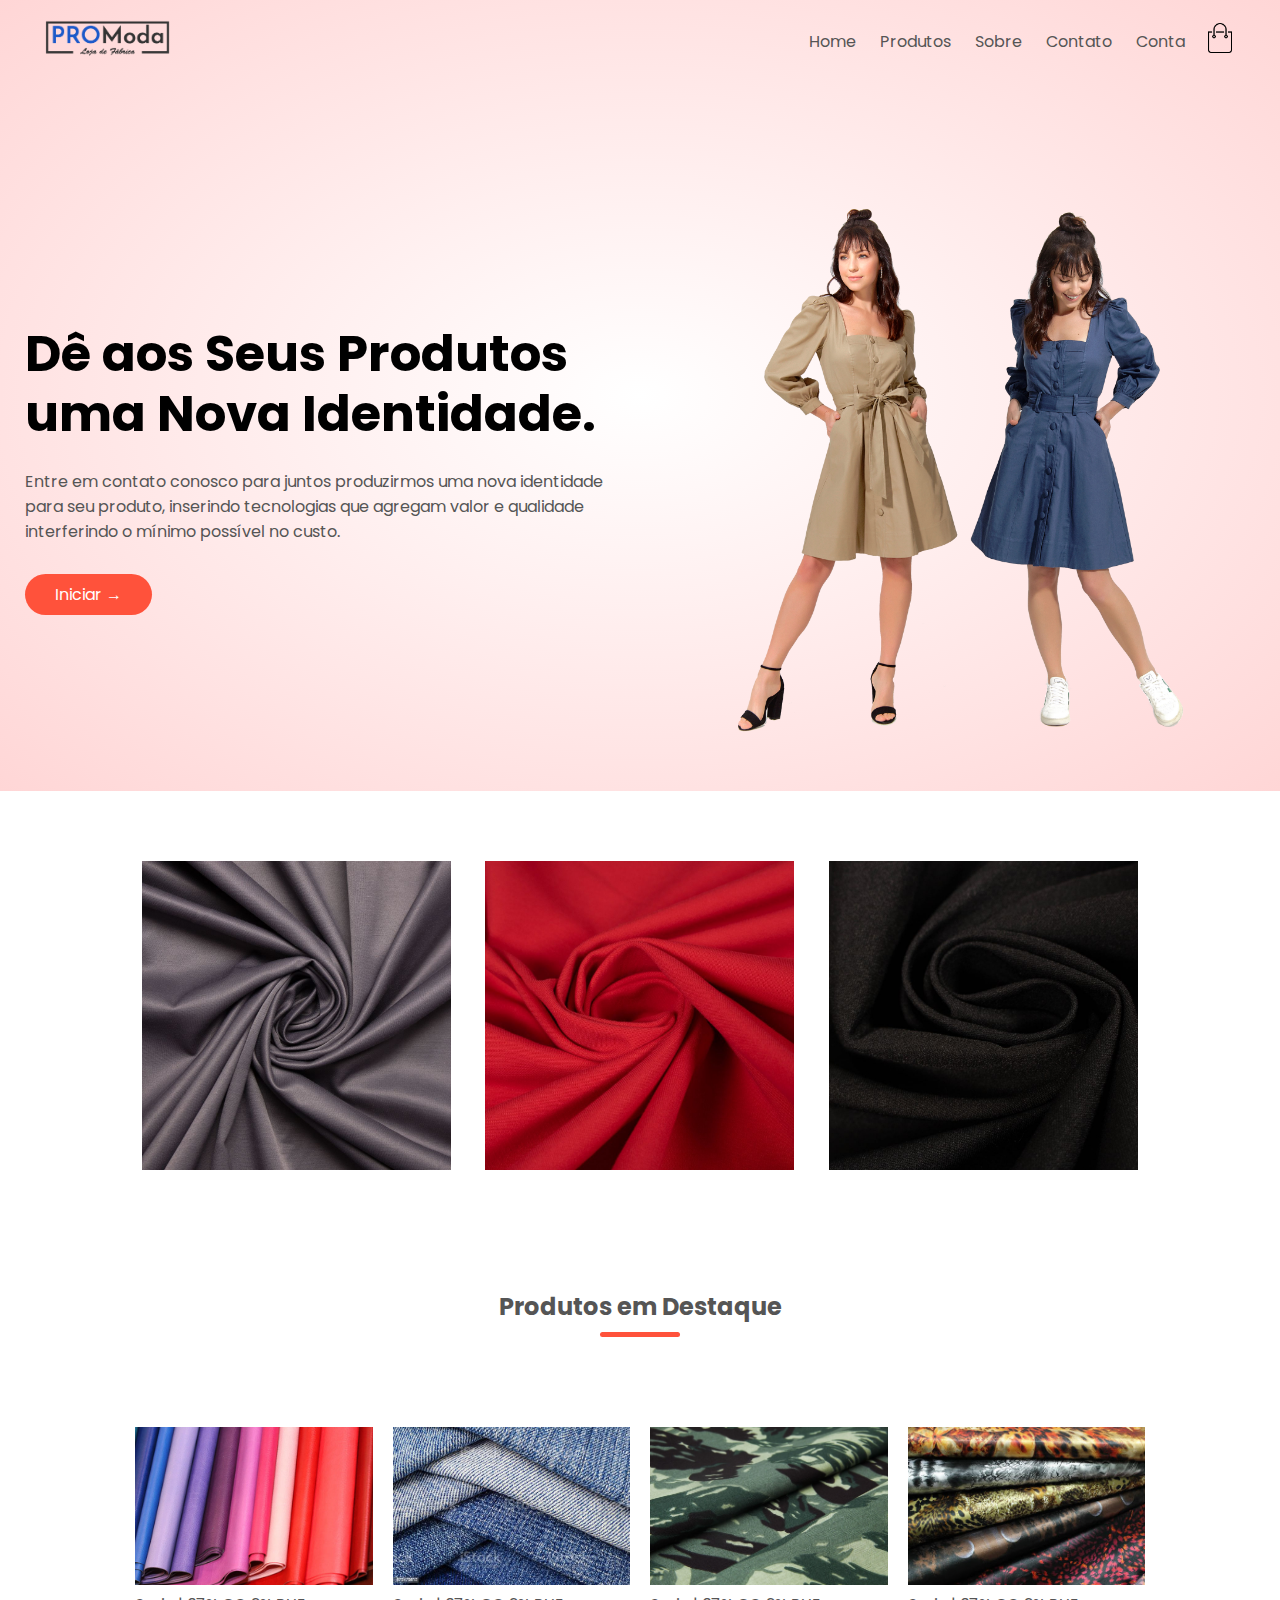
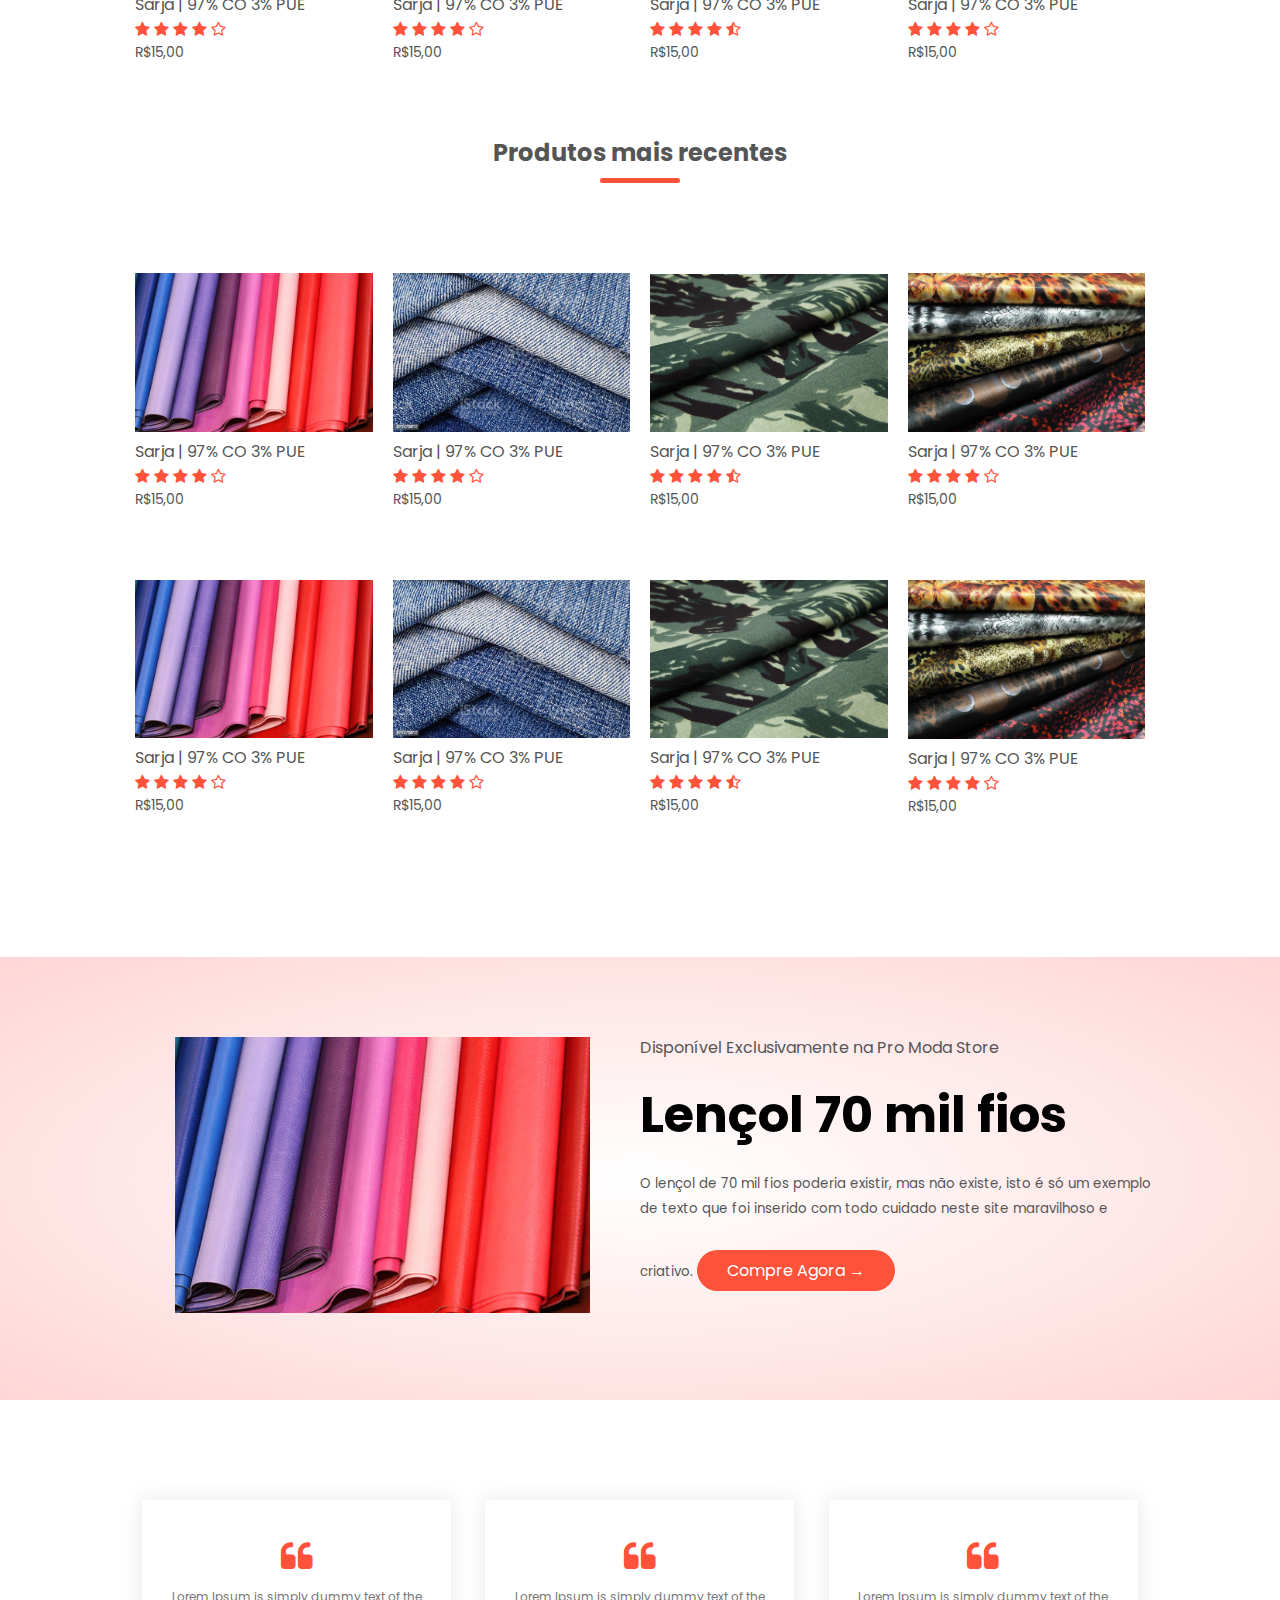
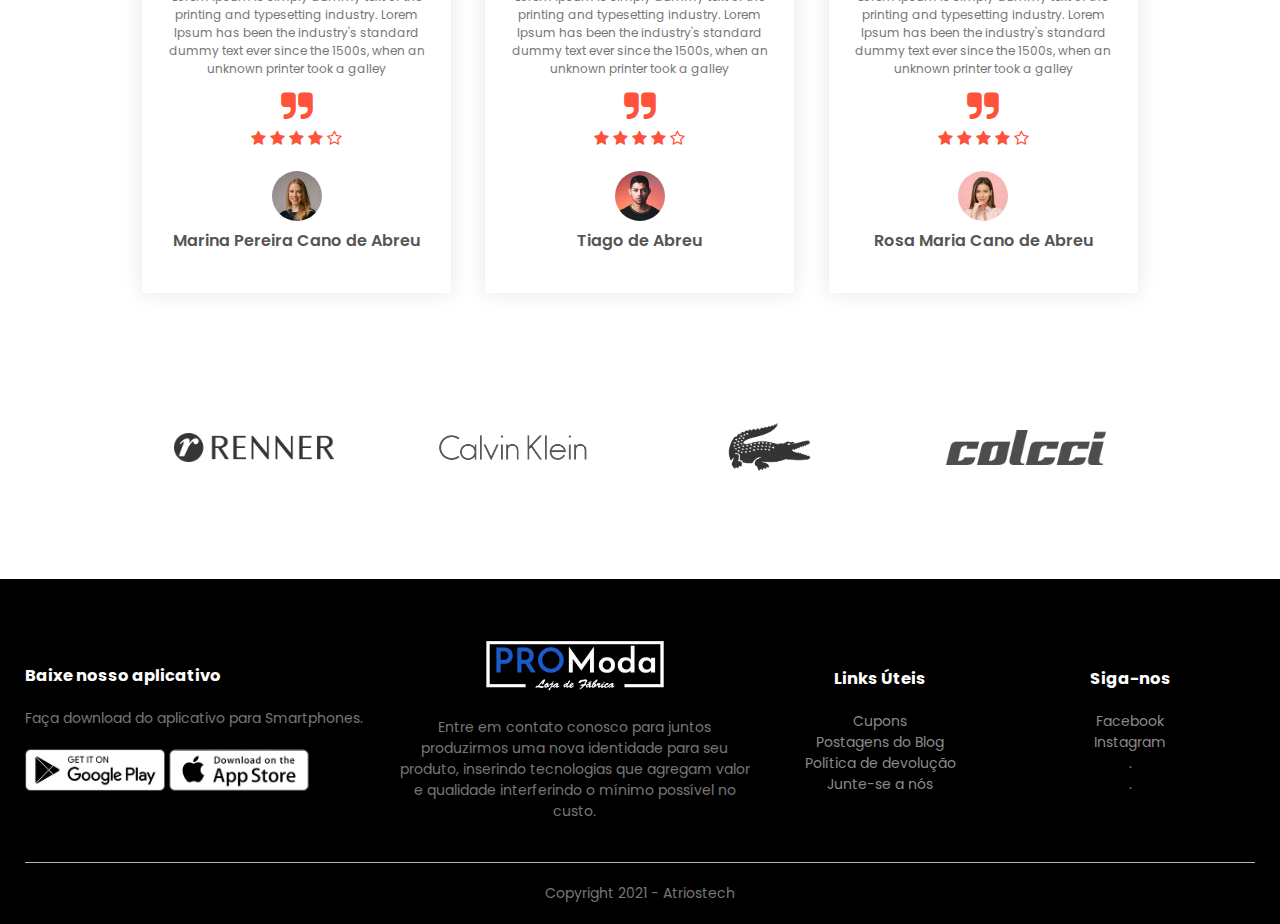
<file: index.html>
<!DOCTYPE html>
<html lang="en">
<head>
    <meta charset="UTF-8">
    <meta http-equiv="X-UA-Compatible" content="IE=edge">
    <meta name="viewport" content="width=device-width, initial-scale=1.0">
    <title>Pro Moda Store</title>
    <link rel="stylesheet" href="style.css">
    <link rel="preconnect" href="https://fonts.gstatic.com">
    <link href="https://fonts.googleapis.com/css2?family=Poppins:wght@200;300;400;500;600;700&display=swap" rel="stylesheet">
    <link rel="stylesheet" href="https://stackpath.bootstrapcdn.com/font-awesome/4.7.0/css/font-awesome.min.css">
</head>
<body>
    <div class="header">
        <div class="container">
            <div class="navbar">
                <div class="logo">
                    <a href="index.html"><img src="images/logoProModaLojaFabrica.png" width="125px"  alt="ProModaStore"></a>
                </div>
                <nav>
                    <ul id="MenuItems">
                        <li><a href="index.html">Home</a></li>
                        <li><a href="products.html">Produtos</a></li>
                        <li><a href="">Sobre</a></li>
                        <li><a href="">Contato</a></li>
                        <li><a href="account.html">Conta</a></li>
                    </ul>
                </nav>
                <a href="cart.html"><img src="images/cart.png" width="30px" height="30px" alt="Carrinho"></a>
                <img src="images/menu.png"class="menu-icon" onclick="menutoggle()">
            </div>
            <div class="row">
                <div class="col-2">
                    <h1>Dê aos Seus Produtos<br>uma Nova Identidade.</h1>
                    <p>
                        Entre em contato conosco para juntos produzirmos uma nova identidade para seu produto, inserindo tecnologias que agregam valor e qualidade <br>interferindo o mínimo possível no custo.
                    </p>
                    <a href="" class="btn">Iniciar &#8594;</a>
                </div>
                <div class="col-2">
                    <img src="images/image1ok.png" alt="">
                </div>
            </div>
        </div>
    </div>

<!----- FEATURED CATEGORIES (CATEGORIAS EM DESTAUE) -------->

    <div class="categories">
        <div class="small-container">
            <div class="row">
                <div class="col-3">
                    <img src="images/sarja001.jpg" alt="Sarja Neto-line Cinza">
                </div>
                <div class="col-3">
                    <img src="images/sarja002.jpg" alt="Sarja Neto-line Vermelha">
                </div>
                <div class="col-3">
                    <img src="images/sarja003.jpg" alt="Sarja Neto-line Preta">
                </div>
            </div>
        </div>
    </div>

<!----- FEATURED PRODUCTS (PRODUTOS EM DESTAUE) -------->

    <div class="small-container">
        <h2 class="title">Produtos em Destaque</h2>
        <div class="row">
            <div class="col-4">
                <a href="product_details.html"><img src="images/sarja004.jpg" al.t=""></a>
                <a href="product_details.html"><h4>Sarja | 97% CO 3% PUE</h4></a>
                <div class="rating">
                    <i class="fa fa-star"></i>
                    <i class="fa fa-star"></i>
                    <i class="fa fa-star"></i>
                    <i class="fa fa-star"></i>
                    <i class="fa fa-star-o"></i>
                </div>
                <p>R$15,00</p>
            </div>
            <div class="col-4">
                <img src="images/sarja005.jpg" alt="">
                <h4>Sarja | 97% CO 3% PUE</h4>
                <div class="rating">
                    <i class="fa fa-star"></i>
                    <i class="fa fa-star"></i>
                    <i class="fa fa-star"></i>
                    <i class="fa fa-star"></i>
                    <i class="fa fa-star-o"></i>
                </div>
                <p>R$15,00</p>
            </div>
            <div class="col-4">
                <a href="product_details.html"><img src="images/sarja006.jpg" alt=""></a>
                <h4>Sarja | 97% CO 3% PUE</h4>
                <div class="rating">
                    <i class="fa fa-star"></i>
                    <i class="fa fa-star"></i>
                    <i class="fa fa-star"></i>
                    <i class="fa fa-star"></i>
                    <i class="fa fa-star-half-o"></i>
                </div>
                <p>R$15,00</p>
            </div>
            <div class="col-4">
                <img src="images/sarja007.jpg" alt="">
                <h4>Sarja | 97% CO 3% PUE</h4>
                <div class="rating">
                    <i class="fa fa-star"></i>
                    <i class="fa fa-star"></i>
                    <i class="fa fa-star"></i>
                    <i class="fa fa-star"></i>
                    <i class="fa fa-star-o"></i>
                </div>
                <p>R$15,00</p>
            </div>
        </div>
        <h2 class="title">Produtos mais recentes</h2>
        <div class="row">
            <div class="col-4">
                <img src="images/sarja004.jpg" alt="">
                <h4>Sarja | 97% CO 3% PUE</h4>
                <div class="rating">
                    <i class="fa fa-star"></i>
                    <i class="fa fa-star"></i>
                    <i class="fa fa-star"></i>
                    <i class="fa fa-star"></i>
                    <i class="fa fa-star-o"></i>
                </div>
                <p>R$15,00</p>
            </div>
            <div class="col-4">
                <img src="images/sarja005.jpg" alt="">
                <h4>Sarja | 97% CO 3% PUE</h4>
                <div class="rating">
                    <i class="fa fa-star"></i>
                    <i class="fa fa-star"></i>
                    <i class="fa fa-star"></i>
                    <i class="fa fa-star"></i>
                    <i class="fa fa-star-o"></i>
                </div>
                <p>R$15,00</p>
            </div>
            <div class="col-4">
                <img src="images/sarja006.jpg" alt="">
                <h4>Sarja | 97% CO 3% PUE</h4>
                <div class="rating">
                    <i class="fa fa-star"></i>
                    <i class="fa fa-star"></i>
                    <i class="fa fa-star"></i>
                    <i class="fa fa-star"></i>
                    <i class="fa fa-star-half-o"></i>
                </div>
                <p>R$15,00</p>
            </div>
            <div class="col-4">
                <img src="images/sarja007.jpg" alt="">
                <h4>Sarja | 97% CO 3% PUE</h4>
                <div class="rating">
                    <i class="fa fa-star"></i>
                    <i class="fa fa-star"></i>
                    <i class="fa fa-star"></i>
                    <i class="fa fa-star"></i>
                    <i class="fa fa-star-o"></i>
                </div>
                <p>R$15,00</p>
            </div>
        </div>
        <div class="row">
            <div class="col-4">
                <img src="images/sarja004.jpg" alt="">
                <h4>Sarja | 97% CO 3% PUE</h4>
                <div class="rating">
                    <i class="fa fa-star"></i>
                    <i class="fa fa-star"></i>
                    <i class="fa fa-star"></i>
                    <i class="fa fa-star"></i>
                    <i class="fa fa-star-o"></i>
                </div>
                <p>R$15,00</p>
            </div>
            <div class="col-4">
                <img src="images/sarja005.jpg" alt="">
                <h4>Sarja | 97% CO 3% PUE</h4>
                <div class="rating">
                    <i class="fa fa-star"></i>
                    <i class="fa fa-star"></i>
                    <i class="fa fa-star"></i>
                    <i class="fa fa-star"></i>
                    <i class="fa fa-star-o"></i>
                </div>
                <p>R$15,00</p>
            </div>
            <div class="col-4">
                <img src="images/sarja006.jpg" alt="">
                <h4>Sarja | 97% CO 3% PUE</h4>
                <div class="rating">
                    <i class="fa fa-star"></i>
                    <i class="fa fa-star"></i>
                    <i class="fa fa-star"></i>
                    <i class="fa fa-star"></i>
                    <i class="fa fa-star-half-o"></i>
                </div>
                <p>R$15,00</p>
            </div>
            <div class="col-4">
                <img src="images/sarja007.jpg" alt="">
                <h4>Sarja | 97% CO 3% PUE</h4>
                <div class="rating">
                    <i class="fa fa-star"></i>
                    <i class="fa fa-star"></i>
                    <i class="fa fa-star"></i>
                    <i class="fa fa-star"></i>
                    <i class="fa fa-star-o"></i>
                </div>
                <p>R$15,00</p>
            </div>
        </div>
    </div>

<!------ OFFER ------->

    <div class="offer">
        <div class="small-container">
            <div class="row">
                <div class="col-2">
                    <img src="images/sarja004.jpg" class="offer-img"alt="">
                </div>
                <div class="col-2">
                    <p>Disponível Exclusivamente na Pro Moda Store</p>
                    <h1>Lençol 70 mil fios</h1>
                    <small>
                        O lençol de 70 mil fios poderia existir, mas não existe, isto é só um exemplo de texto que foi inserido com todo cuidado neste site maravilhoso e criativo.
                    </small>
                    <a href="" class="btn">Compre Agora &#8594;</a>
                </div>
            </div>
        </div>
    </div>

<!------ TESTIMONIAL ------->

    <div class="testimonial">
        <div class="small-container">
            <div class="row">
                <div class="col-3">
                    <i class="fa fa-quote-left"></i>
                   <p>
                    Lorem Ipsum is simply dummy text of the printing and typesetting industry. Lorem Ipsum has been the industry's standard dummy text ever since the 1500s, when an unknown printer took a galley
                   </p>
                   <i class="fa fa-quote-right"></i>
                   <div class="rating">
                        <i class="fa fa-star"></i>
                        <i class="fa fa-star"></i>
                        <i class="fa fa-star"></i>
                        <i class="fa fa-star"></i>
                        <i class="fa fa-star-o"></i>
                    </div>
                    <img src="images/user-1.png" alt="">
                    <h3>Marina Pereira Cano de Abreu</h3> 
                </div>
                <div class="col-3">
                    <i class="fa fa-quote-left"></i>
                   <p>
                    Lorem Ipsum is simply dummy text of the printing and typesetting industry. Lorem Ipsum has been the industry's standard dummy text ever since the 1500s, when an unknown printer took a galley
                   </p>
                   <i class="fa fa-quote-right"></i>
                   <div class="rating">
                        <i class="fa fa-star"></i>
                        <i class="fa fa-star"></i>
                        <i class="fa fa-star"></i>
                        <i class="fa fa-star"></i>
                        <i class="fa fa-star-o"></i>
                    </div>
                    <img src="images/user-2.png" alt="">
                    <h3>Tiago de Abreu</h3> 
                </div>
                <div class="col-3">
                    <i class="fa fa-quote-left"></i>
                   <p>
                    Lorem Ipsum is simply dummy text of the printing and typesetting industry. Lorem Ipsum has been the industry's standard dummy text ever since the 1500s, when an unknown printer took a galley
                   </p>
                   <i class="fa fa-quote-right"></i>
                   <div class="rating">
                        <i class="fa fa-star"></i>
                        <i class="fa fa-star"></i>
                        <i class="fa fa-star"></i>
                        <i class="fa fa-star"></i>
                        <i class="fa fa-star-o"></i>
                    </div>
                    <img src="images/user-3.png" alt="">
                    <h3>Rosa Maria Cano de Abreu</h3> 
                </div>
            </div>
        </div>
    </div>

<!------ BRANDS ------->

    <div class="brands">
        <div class="small-container">
            <div class="row">
                <div class="col-5">
                    <img src="images/renner-logo-5.png" alt="Renner">
                </div>
                <div class="col-5">
                    <img src="images/calvin-klein-logo-6.png" alt="Calvin Klein">
                </div>
                <div class="col-5">
                    <img src="images/lacoste-logo.png" alt="Lacoste">
                </div>
                <div class="col-5">
                    <img src="images/colcci-logo-4.png" alt="Colcci">
                </div>
            </div>
        </div>
    </div>

<!------ FOOTER ------->

    <div class="footer">
        <div class="container">
            <div class="row">
                <div class="footer-col-1">
                   <h3>Baixe nosso aplicativo</h3>
                   <p>Faça download do aplicativo para Smartphones.</p>
                   <div class="app-logo">
                       <img src="images/play-store.png" alt="PlayStore">
                       <img src="images/app-store.png" alt="AppStore">
                   </div>
                </div>
                <div class="footer-col-2">
                    <img src="images/logoProModaLojaFabricaWhite.png" alt="">
                    <p>Entre em contato conosco para juntos produzirmos uma nova identidade para seu produto, inserindo tecnologias que agregam valor e qualidade interferindo o mínimo possível no custo.</p>
                 </div>
                 <div class="footer-col-3">
                    <h3>Links Úteis</h3>
                    <ul>
                        <li>Cupons</li>
                        <li>Postagens do Blog</li>
                        <li>Política de devolução</li>
                        <li>Junte-se a nós</li>
                    </ul>
                 </div>
                 <div class="footer-col-4">
                    <h3>Siga-nos</h3>
                    <ul>
                        <li>Facebook</li>
                        <li>Instagram</li>
                        <li>.</li>
                        <li>.</li>
                    </ul>
                 </div>
            </div>
            <hr>
            <p class="copyright">Copyright 2021 - Atriostech</p>
        </div>
    </div>

<!------ JS FOR TOGGLE MENU ------->

    <script>
        var MenuItems = document.getElementById("MenuItems");

        MenuItems.style.maxHeight = "0px";

        function menutoggle() {
            if (MenuItems.style.maxHeight == "0px") {
                MenuItems.style.maxHeight = "200px";
            }
            else{
                MenuItems.style.maxHeight = "0px";
            }
        }
    </script>
</body>
</html>
</file>
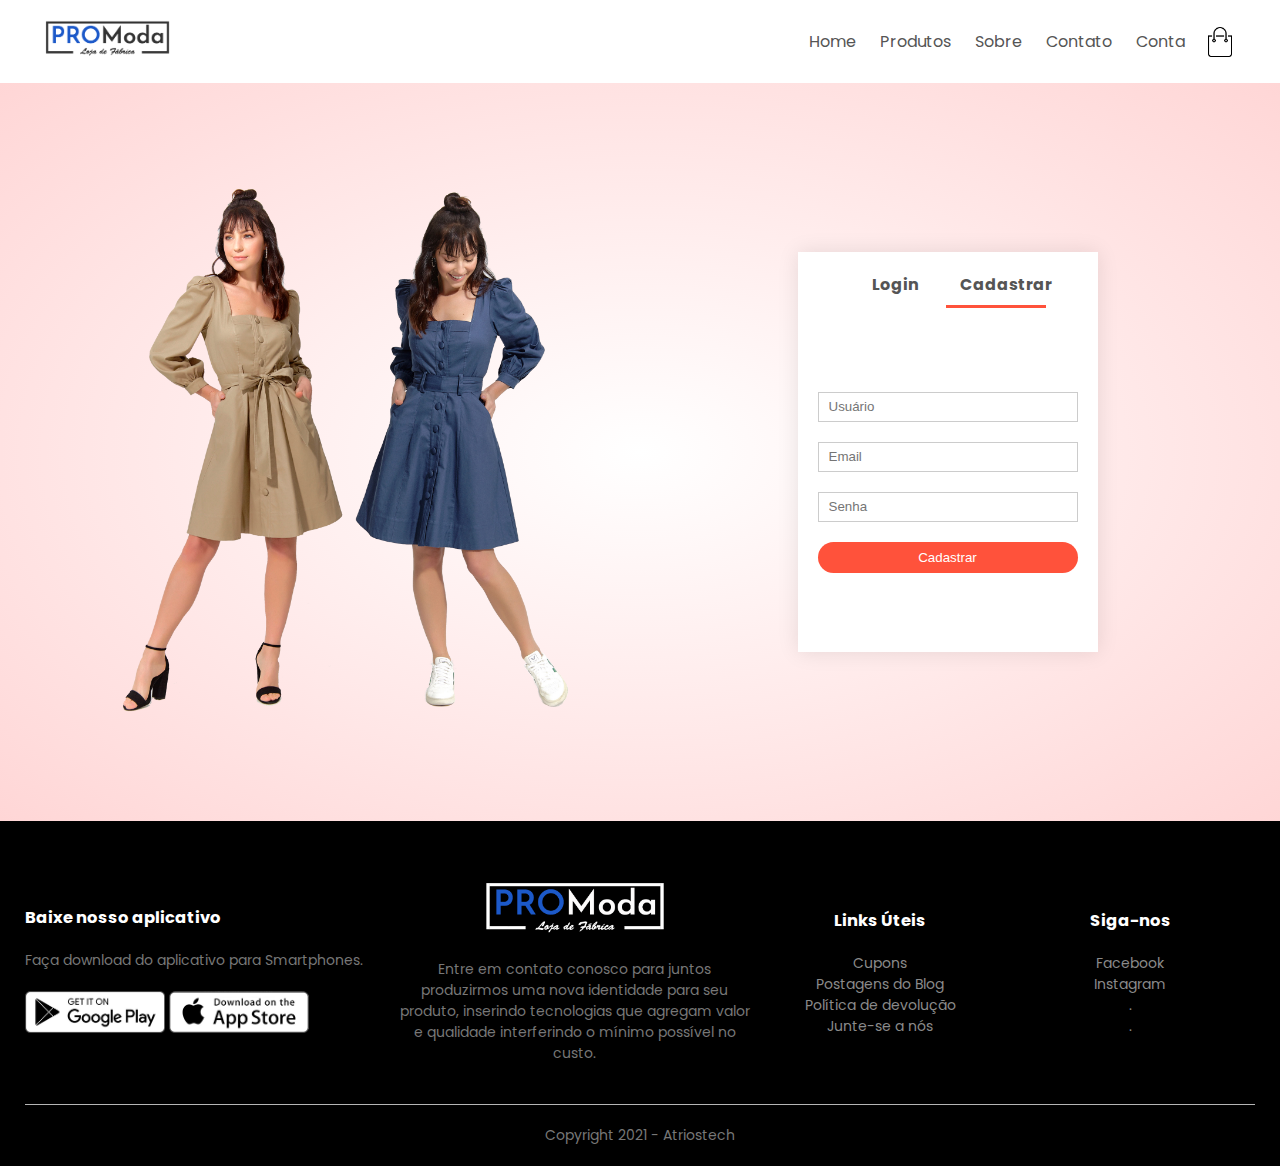
<file: account.html>
<!DOCTYPE html>
<html lang="en">
<head>
    <meta charset="UTF-8">
    <meta http-equiv="X-UA-Compatible" content="IE=edge">
    <meta name="viewport" content="width=device-width, initial-scale=1.0">
    <title>Produtos - Pro Moda Store</title>
    <link rel="stylesheet" href="style.css">
    <link rel="preconnect" href="https://fonts.gstatic.com">
    <link href="https://fonts.googleapis.com/css2?family=Poppins:wght@200;300;400;500;600;700&display=swap" rel="stylesheet">
    <link rel="stylesheet" href="https://stackpath.bootstrapcdn.com/font-awesome/4.7.0/css/font-awesome.min.css">
</head>
<body>
   
    <div class="container">
        <div class="navbar">
            <div class="logo">
                <img src="images/logoProModaLojaFabrica.png" width="125px"  alt="ProModaStore">
            </div>
            <nav>
                <ul id="MenuItems">
                    <li><a href="">Home</a></li>
                    <li><a href="">Produtos</a></li>
                    <li><a href="">Sobre</a></li>
                    <li><a href="">Contato</a></li>
                    <li><a href="">Conta</a></li>
                </ul>
            </nav>
            <img src="images/cart.png" width="30px" height="30px" alt="Carrinho">
            <img src="images/menu.png"class="menu-icon" onclick="menutoggle()">
        </div>
    </div>

<!----- ACCOUNT -------->

    <div class="account-page">
        <div class="container">
            <div class="row">
                <div class="col-2">
                    <img src="images/image1ok.png" width="100%">
                </div>  
                <div class="col-2">
                    <div class="form-container">
                        <div class="form-btn">
                            <span onclick="login()">Login</span>
                            <span onclick="register()">Cadastrar</span>
                            <hr id="Indicator">
                        </div>
                        <form id="LoginForm">
                            <input type="text" placeholder="Usuário">
                            <input type="password" placeholder="Senha">
                            <button type="submit" class="btn">Entrar</button>
                            <a href="">Esqueci a Senha</a>
                        </form>
                        <form id="RegForm">
                            <input type="text" placeholder="Usuário">
                            <input type="email" placeholder="Email">
                            <input type="password" placeholder="Senha">
                            <button type="submit" class="btn">Cadastrar</button>
                        </form>
                    </div>
                </div>  
            </div>
        </div>
    </div>

<!------ FOOTER ------->

    <div class="footer">
        <div class="container">
            <div class="row">
                <div class="footer-col-1">
                   <h3>Baixe nosso aplicativo</h3>
                   <p>Faça download do aplicativo para Smartphones.</p>
                   <div class="app-logo">
                       <img src="images/play-store.png" alt="PlayStore">
                       <img src="images/app-store.png" alt="AppStore">
                   </div>
                </div>
                <div class="footer-col-2">
                    <img src="images/logoProModaLojaFabricaWhite.png" alt="">
                    <p>Entre em contato conosco para juntos produzirmos uma nova identidade para seu produto, inserindo tecnologias que agregam valor e qualidade interferindo o mínimo possível no custo.</p>
                 </div>
                 <div class="footer-col-3">
                    <h3>Links Úteis</h3>
                    <ul>
                        <li>Cupons</li>
                        <li>Postagens do Blog</li>
                        <li>Política de devolução</li>
                        <li>Junte-se a nós</li>
                    </ul>
                 </div>
                 <div class="footer-col-4">
                    <h3>Siga-nos</h3>
                    <ul>
                        <li>Facebook</li>
                        <li>Instagram</li>
                        <li>.</li>
                        <li>.</li>
                    </ul>
                 </div>
            </div>
            <hr>
            <p class="copyright">Copyright 2021 - Atriostech</p>
        </div>
    </div>

<!------ JS FOR TOGGLE MENU ------->

    <script>
        
        var MenuItems = document.getElementById("MenuItems");

        MenuItems.style.maxHeight = "0px";

        function menutoggle() {
            if (MenuItems.style.maxHeight == "0px") {
                MenuItems.style.maxHeight = "200px";
            }
            else{
                MenuItems.style.maxHeight = "0px";
            }
        }
    </script>

<!------ JS FOR ACCOUNT - TOGGLE FORM ------->

    <script>

        var LoginForm = document.getElementById("LoginForm");
        var RegForm = document.getElementById("RegForm");
        var Indicator = document.getElementById("Indicator");

        function register() {
            RegForm.style.transform = "translateX(0px)";
            LoginForm.style.transform = "translateX(0px)";
            Indicator.style.transform = "translateX(100px)";
        }

        function login() {
            RegForm.style.transform = "translateX(300px)";
            LoginForm.style.transform = "translateX(300px)";
            Indicator.style.transform = "translateX(0px)";
        }

    </script>

</body>
</html>
</file>
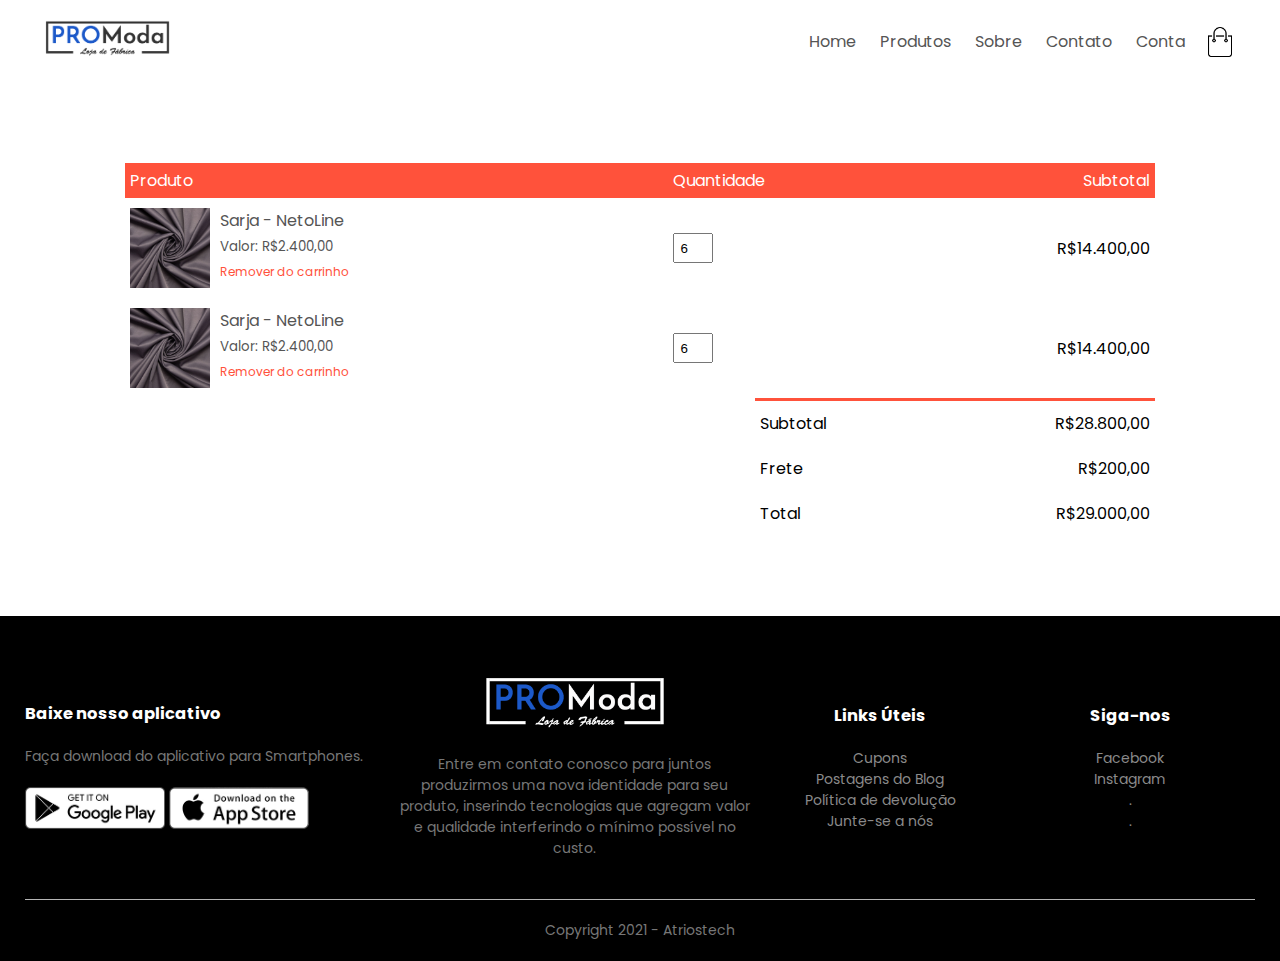
<file: cart.html>
<!DOCTYPE html>
<html lang="en">
<head>
    <meta charset="UTF-8">
    <meta http-equiv="X-UA-Compatible" content="IE=edge">
    <meta name="viewport" content="width=device-width, initial-scale=1.0">
    <title>Produtos - Pro Moda Store</title>
    <link rel="stylesheet" href="style.css">
    <link rel="preconnect" href="https://fonts.gstatic.com">
    <link href="https://fonts.googleapis.com/css2?family=Poppins:wght@200;300;400;500;600;700&display=swap" rel="stylesheet">
    <link rel="stylesheet" href="https://stackpath.bootstrapcdn.com/font-awesome/4.7.0/css/font-awesome.min.css">
</head>
<body>
   
    <div class="container">
        <div class="navbar">
            <div class="logo">
                <img src="images/logoProModaLojaFabrica.png" width="125px"  alt="ProModaStore">
            </div>
            <nav>
                <ul id="MenuItems">
                    <li><a href="">Home</a></li>
                    <li><a href="">Produtos</a></li>
                    <li><a href="">Sobre</a></li>
                    <li><a href="">Contato</a></li>
                    <li><a href="">Conta</a></li>
                </ul>
            </nav>
            <img src="images/cart.png" width="30px" height="30px" alt="Carrinho">
            <img src="images/menu.png"class="menu-icon" onclick="menutoggle()">
        </div>
    </div>

<!----- CART ITEMS DETAILS -------->

    <div class="small-container cart-page">
        <table>
            <tr>
               <th>Produto</th> 
               <th>Quantidade</th> 
               <th>Subtotal</th> 
            </tr>
            <tr>
                <td>
                    <div class="cart-info">
                        <img src="images/sarja001.jpg">
                        <div>
                            <p>Sarja - NetoLine</p>
                            <small>Valor: R$2.400,00</small>
                            <br>
                            <a href="">Remover do carrinho</a>
                        </div>
                    </div>
                </td>
                <td><input type="number" value="6"></td>
                <td>R$14.400,00</td>
            </tr>
            <tr>
                <td>
                    <div class="cart-info">
                        <img src="images/sarja001.jpg">
                        <div>
                            <p>Sarja - NetoLine</p>
                            <small>Valor: R$2.400,00</small>
                            <br>
                            <a href="">Remover do carrinho</a>
                        </div>
                    </div>
                </td>
                <td><input type="number" value="6"></td>
                <td>R$14.400,00</td>
            </tr>
        </table>

        <div class="total-price">
            <table>
                <tr>
                    <td>Subtotal</td>
                    <td>R$28.800,00</td>
                </tr>
                <tr>
                    <td>Frete</td>
                    <td>R$200,00</td>
                </tr>
                <tr>
                    <td>Total</td>
                    <td>R$29.000,00</td>
                </tr>
            </table>
        </div>
    </div>

<!------ FOOTER ------->

    <div class="footer">
        <div class="container">
            <div class="row">
                <div class="footer-col-1">
                   <h3>Baixe nosso aplicativo</h3>
                   <p>Faça download do aplicativo para Smartphones.</p>
                   <div class="app-logo">
                       <img src="images/play-store.png" alt="PlayStore">
                       <img src="images/app-store.png" alt="AppStore">
                   </div>
                </div>
                <div class="footer-col-2">
                    <img src="images/logoProModaLojaFabricaWhite.png" alt="">
                    <p>Entre em contato conosco para juntos produzirmos uma nova identidade para seu produto, inserindo tecnologias que agregam valor e qualidade interferindo o mínimo possível no custo.</p>
                 </div>
                 <div class="footer-col-3">
                    <h3>Links Úteis</h3>
                    <ul>
                        <li>Cupons</li>
                        <li>Postagens do Blog</li>
                        <li>Política de devolução</li>
                        <li>Junte-se a nós</li>
                    </ul>
                 </div>
                 <div class="footer-col-4">
                    <h3>Siga-nos</h3>
                    <ul>
                        <li>Facebook</li>
                        <li>Instagram</li>
                        <li>.</li>
                        <li>.</li>
                    </ul>
                 </div>
            </div>
            <hr>
            <p class="copyright">Copyright 2021 - Atriostech</p>
        </div>
    </div>

<!------ JS FOR TOGGLE MENU ------->

    <script>
        
        var MenuItems = document.getElementById("MenuItems");

        MenuItems.style.maxHeight = "0px";

        function menutoggle() {
            if (MenuItems.style.maxHeight == "0px") {
                MenuItems.style.maxHeight = "200px";
            }
            else{
                MenuItems.style.maxHeight = "0px";
            }
        }
    </script>
</body>
</html>
</file>
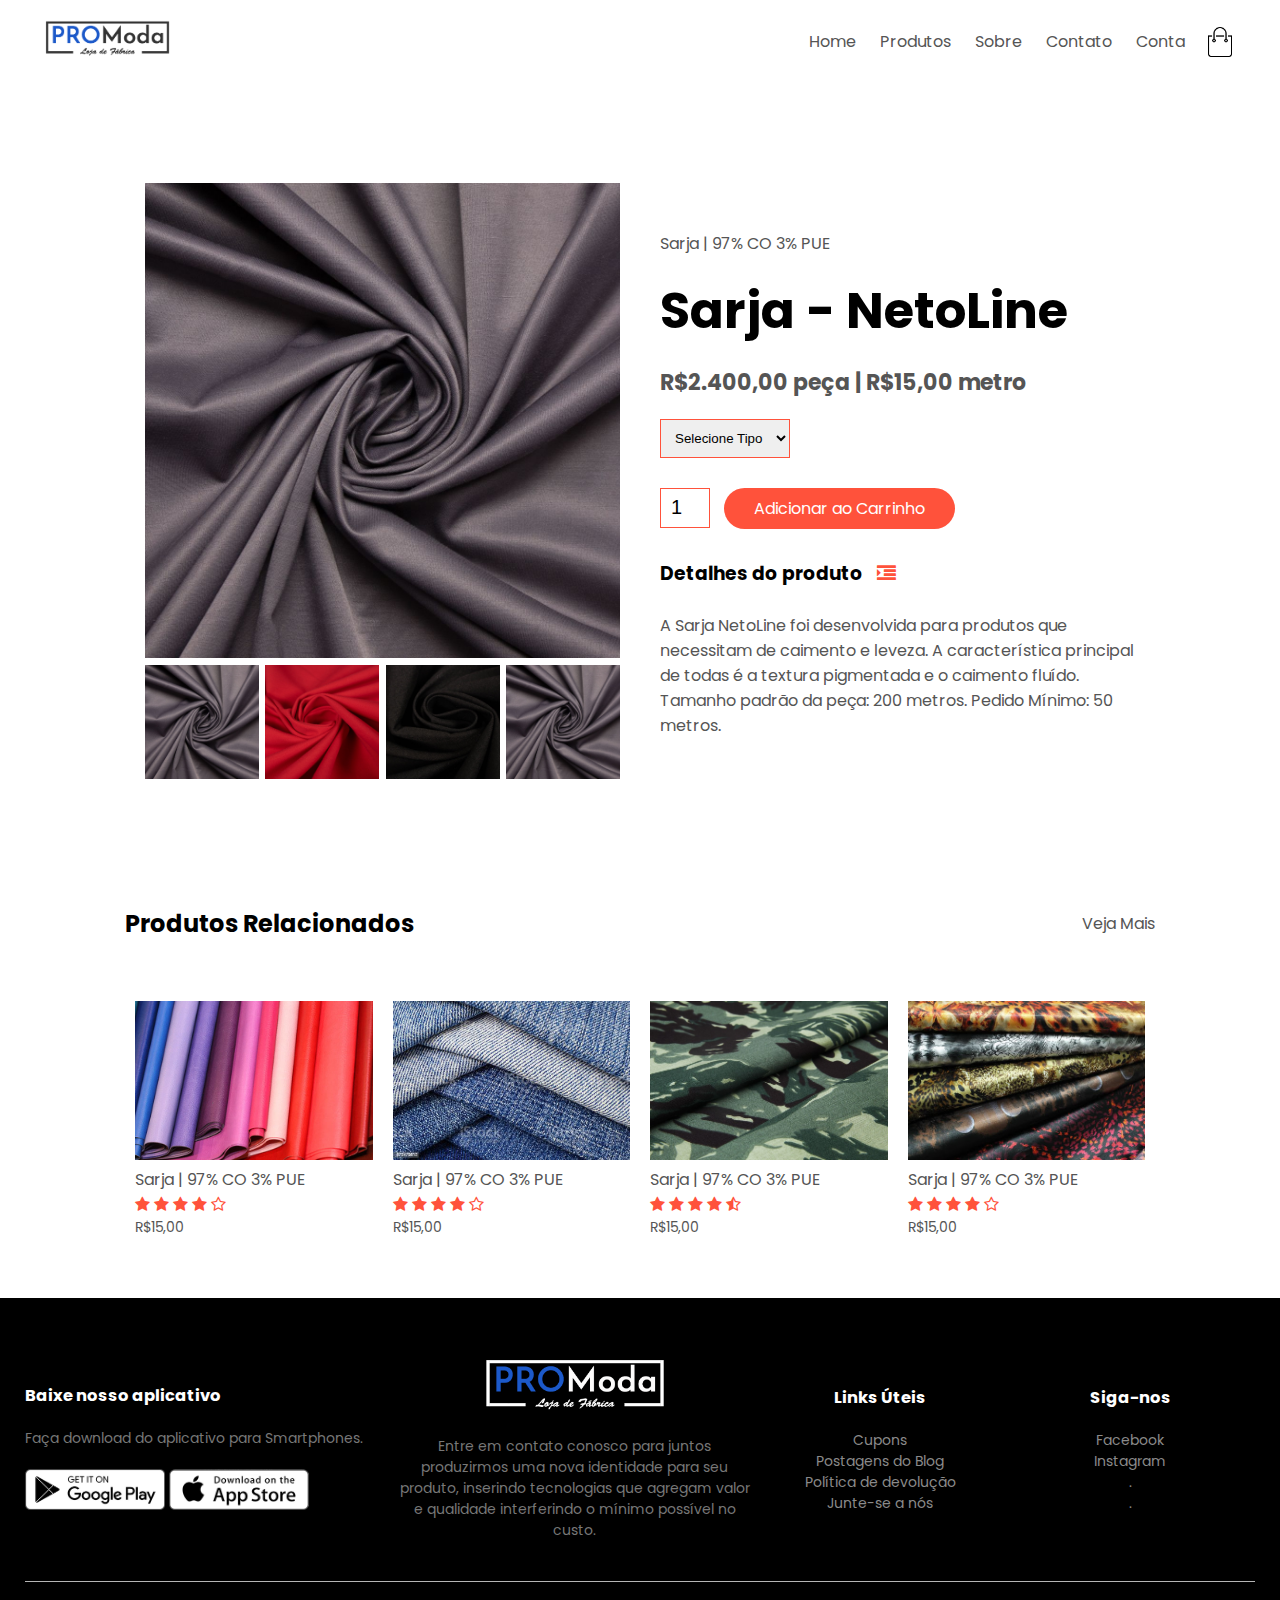
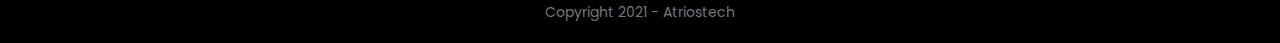
<file: product_details.html>
<!DOCTYPE html>
<html lang="en">
<head>
    <meta charset="UTF-8">
    <meta http-equiv="X-UA-Compatible" content="IE=edge">
    <meta name="viewport" content="width=device-width, initial-scale=1.0">
    <title>Produtos - Pro Moda Store</title>
    <link rel="stylesheet" href="style.css">
    <link rel="preconnect" href="https://fonts.gstatic.com">
    <link href="https://fonts.googleapis.com/css2?family=Poppins:wght@200;300;400;500;600;700&display=swap" rel="stylesheet">
    <link rel="stylesheet" href="https://stackpath.bootstrapcdn.com/font-awesome/4.7.0/css/font-awesome.min.css">
</head>
<body>
   
    <div class="container">
        <div class="navbar">
            <div class="logo">
                <img src="images/logoProModaLojaFabrica.png" width="125px"  alt="ProModaStore">
            </div>
            <nav>
                <ul id="MenuItems">
                    <li><a href="">Home</a></li>
                    <li><a href="">Produtos</a></li>
                    <li><a href="">Sobre</a></li>
                    <li><a href="">Contato</a></li>
                    <li><a href="">Conta</a></li>
                </ul>
            </nav>
            <img src="images/cart.png" width="30px" height="30px" alt="Carrinho">
            <img src="images/menu.png"class="menu-icon" onclick="menutoggle()">
        </div>
    </div>

<!----- SINGLE PRODUCT DETAILS -------->

    <div class="small-container single-product">
        <div class="row">
            <div class="col-2">
                <img src="images/sarja001.jpg" width="100%" alt="Sarja - NetoLine" id="ProductImg">
                <div class="small-img-row">
                    <div class="small-img-col">
                        <img src="images/sarja001.jpg" width="100%" alt="Sarja - NetoLine" class="small-img">
                    </div>
                    <div class="small-img-col">
                        <img src="images/sarja002.jpg" width="100%" alt="Sarja - NetoLine" class="small-img">
                    </div>
                    <div class="small-img-col">
                        <img src="images/sarja003.jpg" width="100%" alt="Sarja - NetoLine" class="small-img">
                    </div>
                    <div class="small-img-col">
                        <img src="images/sarja001.jpg" width="100%" alt="Sarja - NetoLine" class="small-img">
                    </div>
                </div>
            </div>
            <div class="col-2">
                <p>Sarja | 97% CO 3% PUE</p>
                <h1>Sarja - NetoLine</h1>
                <h4>R$2.400,00 peça | R$15,00 metro</h4>
                <select>
                    <option>Selecione Tipo</option>
                    <option>Peças</option>
                    <option>Metros</option>
                </select>
                <input type="number" value="1">
                <a href="" class="btn">Adicionar ao Carrinho</a>

                <h3>Detalhes do produto <i class="fa fa-indent"></i></h3>
                <br>
                <p>A Sarja NetoLine foi desenvolvida para produtos que necessitam de caimento e leveza. 
                A característica principal de todas é a textura pigmentada e o caimento fluído. 
                Tamanho padrão da peça: 200 metros. Pedido Mínimo: 50 metros.
                </p>
            </div>
        </div>
    </div>

<!----- TITLE -------->    

    <div class="small-container">
        <div class="row row-2">
            <h2>Produtos Relacionados</h2>
            <p>Veja Mais</p>
        </div>
    </div>

<!----- PRODUCTS --------> 

    <div class="small-container">
        <div class="row">
            <div class="col-4">
                <img src="images/sarja004.jpg" alt="">
                <h4>Sarja | 97% CO 3% PUE</h4>
                <div class="rating">
                    <i class="fa fa-star"></i>
                    <i class="fa fa-star"></i>
                    <i class="fa fa-star"></i>
                    <i class="fa fa-star"></i>
                    <i class="fa fa-star-o"></i>
                </div>
                <p>R$15,00</p>
            </div>
            <div class="col-4">
                <img src="images/sarja005.jpg" alt="">
                <h4>Sarja | 97% CO 3% PUE</h4>
                <div class="rating">
                    <i class="fa fa-star"></i>
                    <i class="fa fa-star"></i>
                    <i class="fa fa-star"></i>
                    <i class="fa fa-star"></i>
                    <i class="fa fa-star-o"></i>
                </div>
                <p>R$15,00</p>
            </div>
            <div class="col-4">
                <img src="images/sarja006.jpg" alt="">
                <h4>Sarja | 97% CO 3% PUE</h4>
                <div class="rating">
                    <i class="fa fa-star"></i>
                    <i class="fa fa-star"></i>
                    <i class="fa fa-star"></i>
                    <i class="fa fa-star"></i>
                    <i class="fa fa-star-half-o"></i>
                </div>
                <p>R$15,00</p>
            </div>
            <div class="col-4">
                <img src="images/sarja007.jpg" alt="">
                <h4>Sarja | 97% CO 3% PUE</h4>
                <div class="rating">
                    <i class="fa fa-star"></i>
                    <i class="fa fa-star"></i>
                    <i class="fa fa-star"></i>
                    <i class="fa fa-star"></i>
                    <i class="fa fa-star-o"></i>
                </div>
                <p>R$15,00</p>
            </div>
        </div>
    </div>

<!------ FOOTER ------->

    <div class="footer">
        <div class="container">
            <div class="row">
                <div class="footer-col-1">
                   <h3>Baixe nosso aplicativo</h3>
                   <p>Faça download do aplicativo para Smartphones.</p>
                   <div class="app-logo">
                       <img src="images/play-store.png" alt="PlayStore">
                       <img src="images/app-store.png" alt="AppStore">
                   </div>
                </div>
                <div class="footer-col-2">
                    <img src="images/logoProModaLojaFabricaWhite.png" alt="">
                    <p>Entre em contato conosco para juntos produzirmos uma nova identidade para seu produto, inserindo tecnologias que agregam valor e qualidade interferindo o mínimo possível no custo.</p>
                 </div>
                 <div class="footer-col-3">
                    <h3>Links Úteis</h3>
                    <ul>
                        <li>Cupons</li>
                        <li>Postagens do Blog</li>
                        <li>Política de devolução</li>
                        <li>Junte-se a nós</li>
                    </ul>
                 </div>
                 <div class="footer-col-4">
                    <h3>Siga-nos</h3>
                    <ul>
                        <li>Facebook</li>
                        <li>Instagram</li>
                        <li>.</li>
                        <li>.</li>
                    </ul>
                 </div>
            </div>
            <hr>
            <p class="copyright">Copyright 2021 - Atriostech</p>
        </div>
    </div>

<!------ JS FOR TOGGLE MENU ------->

    <script>
        
        var MenuItems = document.getElementById("MenuItems");

        MenuItems.style.maxHeight = "0px";

        function menutoggle() {
            if (MenuItems.style.maxHeight == "0px") {
                MenuItems.style.maxHeight = "200px";
            }
            else{
                MenuItems.style.maxHeight = "0px";
            }
        }
    </script>

<!----- JS FOR PRODUCT GALLERY -------->
    <script>

        var ProductImg = document.getElementById("ProductImg");
        var SmallImg = document.getElementsByClassName("small-img");

        SmallImg[0].onclick = function() {
            ProductImg.src = SmallImg[0].src;
        }
        SmallImg[1].onclick = function() {
            ProductImg.src = SmallImg[1].src;
        }
        SmallImg[2].onclick = function() {
            ProductImg.src = SmallImg[2].src;
        }
        SmallImg[3].onclick = function() {
            ProductImg.src = SmallImg[3].src;
        }

    </script>
</body>
</html>
</file>
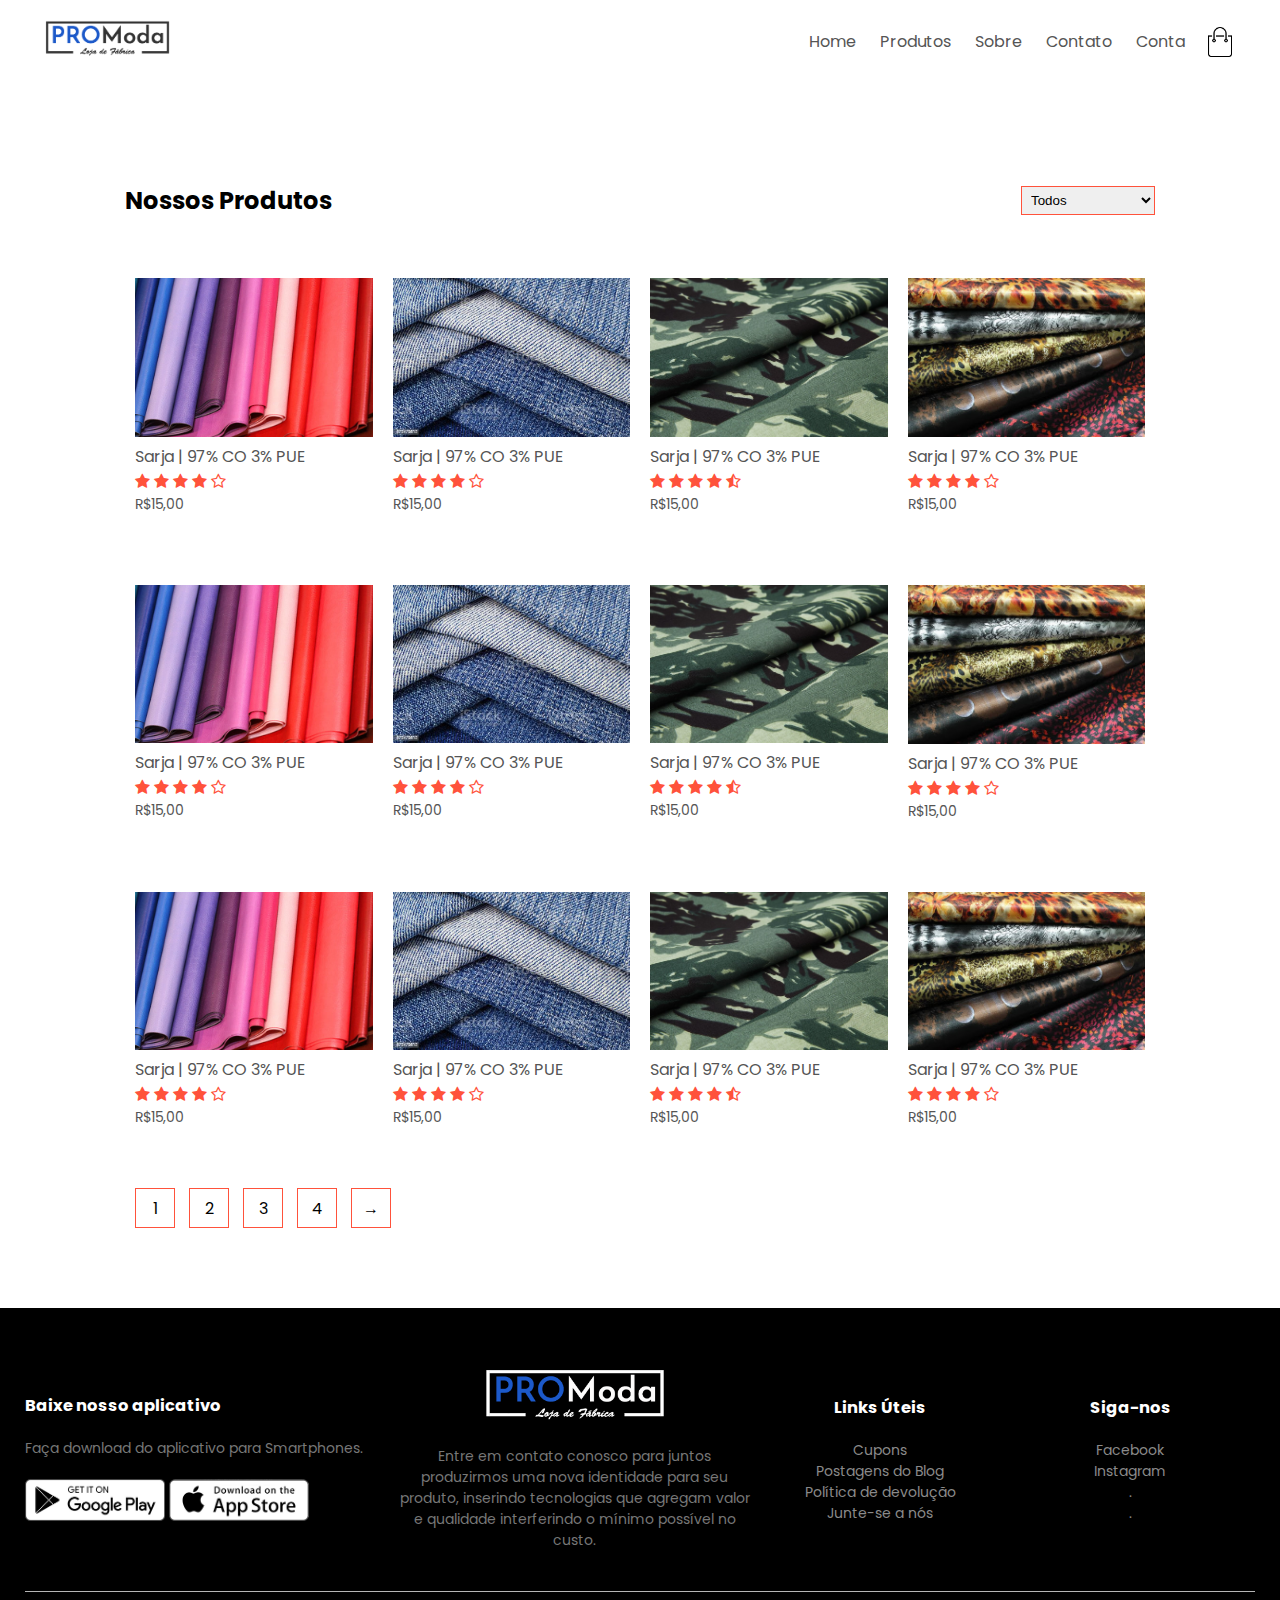
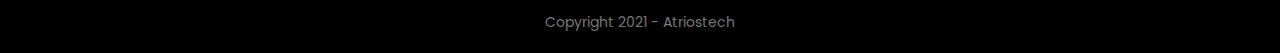
<file: products.html>
<!DOCTYPE html>
<html lang="en">
<head>
    <meta charset="UTF-8">
    <meta http-equiv="X-UA-Compatible" content="IE=edge">
    <meta name="viewport" content="width=device-width, initial-scale=1.0">
    <title>Produtos - Pro Moda Store</title>
    <link rel="stylesheet" href="style.css">
    <link rel="preconnect" href="https://fonts.gstatic.com">
    <link href="https://fonts.googleapis.com/css2?family=Poppins:wght@200;300;400;500;600;700&display=swap" rel="stylesheet">
    <link rel="stylesheet" href="https://stackpath.bootstrapcdn.com/font-awesome/4.7.0/css/font-awesome.min.css">
</head>
<body>
   
    <div class="container">
        <div class="navbar">
            <div class="logo">
                <img src="images/logoProModaLojaFabrica.png" width="125px"  alt="ProModaStore">
            </div>
            <nav>
                <ul id="MenuItems">
                    <li><a href="">Home</a></li>
                    <li><a href="">Produtos</a></li>
                    <li><a href="">Sobre</a></li>
                    <li><a href="">Contato</a></li>
                    <li><a href="">Conta</a></li>
                </ul>
            </nav>
            <img src="images/cart.png" width="30px" height="30px" alt="Carrinho">
            <img src="images/menu.png"class="menu-icon" onclick="menutoggle()">
        </div>
    </div>

<!----- PRODUTOS -------->

    <div class="small-container">
        <div class="row row-2">
            <h2>Nossos Produtos</h2>
            <select>
                <option>Todos</option>
                <option>Menor Valor</option>
                <option>Mais Procurados</option>
                <option>Melhor Avaliação</option>
                <option>Mais Vendidos</option>
            </select>
        </div>
        
        <div class="row">
            <div class="col-4">
                <img src="images/sarja004.jpg" alt="">
                <h4>Sarja | 97% CO 3% PUE</h4>
                <div class="rating">
                    <i class="fa fa-star"></i>
                    <i class="fa fa-star"></i>
                    <i class="fa fa-star"></i>
                    <i class="fa fa-star"></i>
                    <i class="fa fa-star-o"></i>
                </div>
                <p>R$15,00</p>
            </div>
            <div class="col-4">
                <img src="images/sarja005.jpg" alt="">
                <h4>Sarja | 97% CO 3% PUE</h4>
                <div class="rating">
                    <i class="fa fa-star"></i>
                    <i class="fa fa-star"></i>
                    <i class="fa fa-star"></i>
                    <i class="fa fa-star"></i>
                    <i class="fa fa-star-o"></i>
                </div>
                <p>R$15,00</p>
            </div>
            <div class="col-4">
                <img src="images/sarja006.jpg" alt="">
                <h4>Sarja | 97% CO 3% PUE</h4>
                <div class="rating">
                    <i class="fa fa-star"></i>
                    <i class="fa fa-star"></i>
                    <i class="fa fa-star"></i>
                    <i class="fa fa-star"></i>
                    <i class="fa fa-star-half-o"></i>
                </div>
                <p>R$15,00</p>
            </div>
            <div class="col-4">
                <img src="images/sarja007.jpg" alt="">
                <h4>Sarja | 97% CO 3% PUE</h4>
                <div class="rating">
                    <i class="fa fa-star"></i>
                    <i class="fa fa-star"></i>
                    <i class="fa fa-star"></i>
                    <i class="fa fa-star"></i>
                    <i class="fa fa-star-o"></i>
                </div>
                <p>R$15,00</p>
            </div>
        </div>
        <div class="row">
            <div class="col-4">
                <img src="images/sarja004.jpg" alt="">
                <h4>Sarja | 97% CO 3% PUE</h4>
                <div class="rating">
                    <i class="fa fa-star"></i>
                    <i class="fa fa-star"></i>
                    <i class="fa fa-star"></i>
                    <i class="fa fa-star"></i>
                    <i class="fa fa-star-o"></i>
                </div>
                <p>R$15,00</p>
            </div>
            <div class="col-4">
                <img src="images/sarja005.jpg" alt="">
                <h4>Sarja | 97% CO 3% PUE</h4>
                <div class="rating">
                    <i class="fa fa-star"></i>
                    <i class="fa fa-star"></i>
                    <i class="fa fa-star"></i>
                    <i class="fa fa-star"></i>
                    <i class="fa fa-star-o"></i>
                </div>
                <p>R$15,00</p>
            </div>
            <div class="col-4">
                <img src="images/sarja006.jpg" alt="">
                <h4>Sarja | 97% CO 3% PUE</h4>
                <div class="rating">
                    <i class="fa fa-star"></i>
                    <i class="fa fa-star"></i>
                    <i class="fa fa-star"></i>
                    <i class="fa fa-star"></i>
                    <i class="fa fa-star-half-o"></i>
                </div>
                <p>R$15,00</p>
            </div>
            <div class="col-4">
                <img src="images/sarja007.jpg" alt="">
                <h4>Sarja | 97% CO 3% PUE</h4>
                <div class="rating">
                    <i class="fa fa-star"></i>
                    <i class="fa fa-star"></i>
                    <i class="fa fa-star"></i>
                    <i class="fa fa-star"></i>
                    <i class="fa fa-star-o"></i>
                </div>
                <p>R$15,00</p>
            </div>
        </div>
        <div class="row">
            <div class="col-4">
                <img src="images/sarja004.jpg" alt="">
                <h4>Sarja | 97% CO 3% PUE</h4>
                <div class="rating">
                    <i class="fa fa-star"></i>
                    <i class="fa fa-star"></i>
                    <i class="fa fa-star"></i>
                    <i class="fa fa-star"></i>
                    <i class="fa fa-star-o"></i>
                </div>
                <p>R$15,00</p>
            </div>
            <div class="col-4">
                <img src="images/sarja005.jpg" alt="">
                <h4>Sarja | 97% CO 3% PUE</h4>
                <div class="rating">
                    <i class="fa fa-star"></i>
                    <i class="fa fa-star"></i>
                    <i class="fa fa-star"></i>
                    <i class="fa fa-star"></i>
                    <i class="fa fa-star-o"></i>
                </div>
                <p>R$15,00</p>
            </div>
            <div class="col-4">
                <img src="images/sarja006.jpg" alt="">
                <h4>Sarja | 97% CO 3% PUE</h4>
                <div class="rating">
                    <i class="fa fa-star"></i>
                    <i class="fa fa-star"></i>
                    <i class="fa fa-star"></i>
                    <i class="fa fa-star"></i>
                    <i class="fa fa-star-half-o"></i>
                </div>
                <p>R$15,00</p>
            </div>
            <div class="col-4">
                <img src="images/sarja007.jpg" alt="">
                <h4>Sarja | 97% CO 3% PUE</h4>
                <div class="rating">
                    <i class="fa fa-star"></i>
                    <i class="fa fa-star"></i>
                    <i class="fa fa-star"></i>
                    <i class="fa fa-star"></i>
                    <i class="fa fa-star-o"></i>
                </div>
                <p>R$15,00</p>
            </div>
        </div>
        <div class="page-btn">
            <span>1</span>
            <span>2</span>
            <span>3</span>
            <span>4</span>
            <span>&#8594;</span>
        </div>
    </div>

<!------ FOOTER ------->

    <div class="footer">
        <div class="container">
            <div class="row">
                <div class="footer-col-1">
                   <h3>Baixe nosso aplicativo</h3>
                   <p>Faça download do aplicativo para Smartphones.</p>
                   <div class="app-logo">
                       <img src="images/play-store.png" alt="PlayStore">
                       <img src="images/app-store.png" alt="AppStore">
                   </div>
                </div>
                <div class="footer-col-2">
                    <img src="images/logoProModaLojaFabricaWhite.png" alt="">
                    <p>Entre em contato conosco para juntos produzirmos uma nova identidade para seu produto, inserindo tecnologias que agregam valor e qualidade interferindo o mínimo possível no custo.</p>
                 </div>
                 <div class="footer-col-3">
                    <h3>Links Úteis</h3>
                    <ul>
                        <li>Cupons</li>
                        <li>Postagens do Blog</li>
                        <li>Política de devolução</li>
                        <li>Junte-se a nós</li>
                    </ul>
                 </div>
                 <div class="footer-col-4">
                    <h3>Siga-nos</h3>
                    <ul>
                        <li>Facebook</li>
                        <li>Instagram</li>
                        <li>.</li>
                        <li>.</li>
                    </ul>
                 </div>
            </div>
            <hr>
            <p class="copyright">Copyright 2021 - Atriostech</p>
        </div>
    </div>

<!------ JS FOR TOGGLE MENU ------->

    <script>
        var MenuItems = document.getElementById("MenuItems");

        MenuItems.style.maxHeight = "0px";

        function menutoggle() {
            if (MenuItems.style.maxHeight == "0px") {
                MenuItems.style.maxHeight = "200px";
            }
            else{
                MenuItems.style.maxHeight = "0px";
            }
        }
    </script>
</body>
</html>
</file>
<file: style.css>
*{
    margin: 0;
    padding: 0;
    box-sizing: border-box;
}

body {
    font-family: 'Poppins', sans-serif;
}

.navbar{
    display: flex;
    align-items: center;
    padding: 20px;
}

nav{
    flex: 1;
    text-align: right;
}

nav ul{
    display: inline-block;
    list-style-type: none;
}

nav ul li{
    display: inline-block;
    margin-right: 20px;
}

a {
    text-decoration: none;
    color: #555;
}

p {
    color: #555;
}

.container  {
    max-width: 1300px;
    margin: auto;
    padding-left: 25px;
    padding-right: 25px;
       
}

.row {
    display: flex;
    align-items: center;
    flex-wrap: wrap;
    justify-content: space-around;
}

.col-2 {
    flex-basis: 50%;
    min-width: 300px;
}

.col-2 img {
    max-width: 100%;
    padding: 50px 0;
}

.col-2 h1 {
    font-size: 50px;
    line-height: 60px;
    margin: 25px 0;

}

.btn {
   display: inline-block;
   background: #ff523b;
   color: #fff;
   padding: 8px 30px;
   margin: 30px 0;
   border-radius: 30px;
   transition: background 0.5s; 
}

.btn:hover {
    background: #563434;
}

.header {
    background: radial-gradient(#fff, #ffd6d6);
}

.header .row {
    margin-top: 70px;
}

.categories {
    margin: 70px 0;
}

.col-3 {
    flex-basis: 30%;
    min-width: 250px;
    margin-bottom: 30px;
}

.col-3 img {
    width: 100%;
}

.small-container {
    max-width: 1080px;
    margin: auto;
    padding-left: 25px;
    padding-right: 25px;
}

.col-4 {
    flex-basis: 25%;
    padding: 10px;
    min-width: 200px;
    margin-bottom: 50px;
    transition: transform 0.5s;
}

.col-4 img {
    width: 100%;
}

.title {
    text-align: center;
    margin: 0 auto 80px;
    position: relative;
    line-height: 60px;
    color: #555;
}

.title::after {
    content: '';
    background: #ff523b;
    width: 80px;
    height: 5px;
    border-radius: 5px;
    position: absolute;
    bottom: 0;
    left: 50%;
    transform: translateX(-50%);
}

h4 {
    color: #555;
    font-weight: normal;
}

.col-4 p {
    font-size: 14px;
}

.rating .fa {
    color: #ff523b;
}

.col-4:hover {
    transform: translateY(-5px);
}

/*------ OFFER -------*/

.offer {
    background: radial-gradient(#fff,#ffd6d6);
    margin-top: 80px;
    padding: 30px 0;
}

.col-2 .offer-img {
    padding: 50px;
}

small {
    color: #555;
}

/*------ TESTIMONIAL -------*/

.testimonial {
    padding-top: 100px;
}

.testimonial .col-3 {
    text-align: center;
    padding: 40px 20px;
    box-shadow: 0 0 20px 0px rgba(0, 0, 0, 0.1);
    cursor: pointer;
    transition: transform 0.5s;
}

.testimonial .col-3 img {
    width: 50px;
    margin-top: 20px;
    border-radius: 50%;
}

.testimonial .col-3:hover {
    transform: translateY(-10px);
}

.fa.fa-quote-left {
    font-size: 34px;
    color: #ff523b;
}

.fa.fa-quote-right {
    font-size: 34px;
    color: #ff523b;
}

.col-3 p {
    font-size: 12px;
    margin: 12px 0;
    color: #777;
}

.testimonial .col-3 h3 {
    font-weight: 600;
    color: #555;
    font-size: 16px;
}

/*------ BRANDS -------*/

.brands {
    margin: 100px auto;
}

.col-5 {
    width: 160px;
}

.col-5 img {
    width: 100%;
    cursor: pointer;
    filter: grayscale(100%);
}

.col-5 img:hover {
    filter: grayscale(0%);
}

/*------ FOOTER -------*/

.footer {
    background: #000;
    color: #8a8a8a;
    font-size: 14px;
    padding: 60px 0 20px;
}

.footer p {
    color: #777;
}

.footer h3 {
    color: #fff;
    margin-bottom: 20px;
}

.footer-col-1, .footer-col-2, .footer-col-3, .footer-col-4 {
    min-width: 250px;
    margin-bottom: 20px;
}

.footer-col-1 {
    flex-basis: 30%;
}

.footer-col-2 {
 flex: 1;
 text-align: center;   
}

.footer-col-2 img {
    width: 180px;
    margin-bottom: 20px;
}

.footer-col-3, .footer-col-4 {
    flex-basis: 12%;
    text-align: center;
}

ul {
    list-style-type: none;
}

.app-logo {
    margin-top: 20px;
}

.app-logo img {
    width: 140px;
}

.footer hr {
    border: none;
    background: #b5b5b5;
    height: 1px;
    margin: 20px 0;
}

.copyright {
    text-align: center;
}

/*------ MENU PARA TELAS MENORES - MENU TOGGLE -------*/

.menu-icon {
    width: 28px;
    margin-left: 20px;
    display: none;
}

/*------ QUERY PARA TAMANHO DE TELA INFERIOR A 800px -------*/

@media only screen and (max-width: 800px) {
    
    nav ul {
        position: absolute;
        top: 70px;
        left: 0;
        background: #333;
        width: 100%;
        overflow: hidden;
        transition: max-height 0.5s;
    }

    nav ul li {
        display: block;
        margin-right: 50px;
        margin-top: 10px;
        margin-bottom: 10px;
    }

    nav ul li a {
        color: #fff;
    }

    .menu-icon {
        display: block;
        cursor: pointer;
    }

}

/*------ QUERY PARA TAMANHO DE TELA INFERIOR A 600px -------*/

@media only screen and (max-width: 600px) {
    
    .row {
        text-align: center;
    }

    .col-2, .col-3, .col-4 {
        flex-basis: 100%;
    }

    .single-product .row {
        text-align: left;
    }

    .single-product .col-2 {
        padding: 20px 0;
    }

    .single-product h1 {
        font-size: 26px;
        line-height: 32px;
    }

    .cart-info p {
        display: none;
    }
}

/*------ PRODUTOS PAGE -------*/

.row-2 {
    justify-content: space-between;
    margin: 100px auto 50px;
}

select {
    border: 1px solid #ff523b;
    padding: 5px;
}

select:focus {
    outline: none;
}

.page-btn {
    margin: 0 auto 80px;
}

.page-btn span {
    display: inline-block;
    border: 1px solid #ff523b;
    margin-left: 10px;
    width: 40px;
    height: 40px;
    text-align: center;
    line-height: 40px;
    cursor: pointer;
}

.page-btn span:hover {
    background: #ff523b;
    color: #fff;
}

/*----- SINGLE PRODUCT DETAILS--------*/

.single-product {
    margin-top: 80px;
}

.single-product .col-2 {
    padding: 20px;
}

.single-product .col-2 img {
    padding: 0;
}

.single-product h4 {
    margin: 20px 0;
    font-size: 22px;
    font-weight: bold;
}

.single-product select {
    display: block;
    padding: 10px;
    margin-top: 20px;
}

.single-product input {
    width: 50px;
    height: 40px;
    padding-left: 10px;
    font-size: 20px;
    margin-right: 10px;
    border: 1px solid #ff523b;
}

input:focus {
    outline: none;
}

.single-product .fa {
    color: #ff523b;
    margin-left: 10px;
}

.small-img-row {
    display: flex;
    justify-content: space-between;
}

.small-img-col {
    flex-basis: 24%;
    cursor: pointer;
}

/*----- CART ITEMS --------*/

.cart-page {
    margin: 80px auto;
}

table {
    width: 100%;
    border-collapse: collapse;
}

.cart-info {
    display: flex;
    flex-wrap: wrap;
}

th {
    text-align: left;
    padding: 5px;
    color: #fff;
    background: #ff523b;
    font-weight: normal;
}

td {
    padding: 10px 5px;
}

td input {
    width: 40px;
    height: 30px;
    padding: 5px;
}

td a {
    color: #ff523b;
    font-size: 12px;
}

td img {
    width: 80px;
    height: 80px;
    margin-right: 10px;
}

.total-price {
    display: flex;
    justify-content: flex-end;
}

.total-price table {
    border-top: 3px solid #ff523b;
    width: 100%;
    max-width: 400px;
}

td:last-child {
    text-align: right;
}

th:last-child {
    text-align: right;
}

/*----- ACCOUNT --------*/

.account-page {
    padding: 50px 0;
    background: radial-gradient(#fff,#ffd6d6);
}

.form-container {
    background: #fff;
    width: 300px;
    height: 400px;
    position: relative;
    text-align: center;
    padding: 20px 0;
    margin: auto;
    box-shadow: 0 0 20px 0px rgba(0, 0, 0, 0.1);
    overflow: hidden;
}

.form-container span {
    font-weight: bold;
    padding: 0 10px;
    color: #555;
    cursor: pointer;
    width: 100px;
    display: inline-block;
}

.form-btn{
    display: inline-block;
}

.form-container form {
    max-width: 300px;
    padding: 0 20px;
    position: absolute;
    top: 130px;
    transition: transform 1s;
}

form input {
    width: 100%;
    height: 30px;
    margin: 10px 0;
    padding: 0 10px;
    border: 1px solid #ccc;
}

form .btn {
    width: 100%;
    border: none;
    cursor: pointer;
    margin: 10px 0;
}

form .btn:focus {
    outline: none;
}

#LoginForm {
    left: -300px;
}

#RegForm {
    left: 0;
}

form a {
    font-size: 12px;
}

#Indicator {
    width: 100px;
    border: none;
    background: #ff523b;
    height: 3px;
    margin-top: 8px;
    transform: translateX(100px);
    transition: transform 1s;
}
</file>
